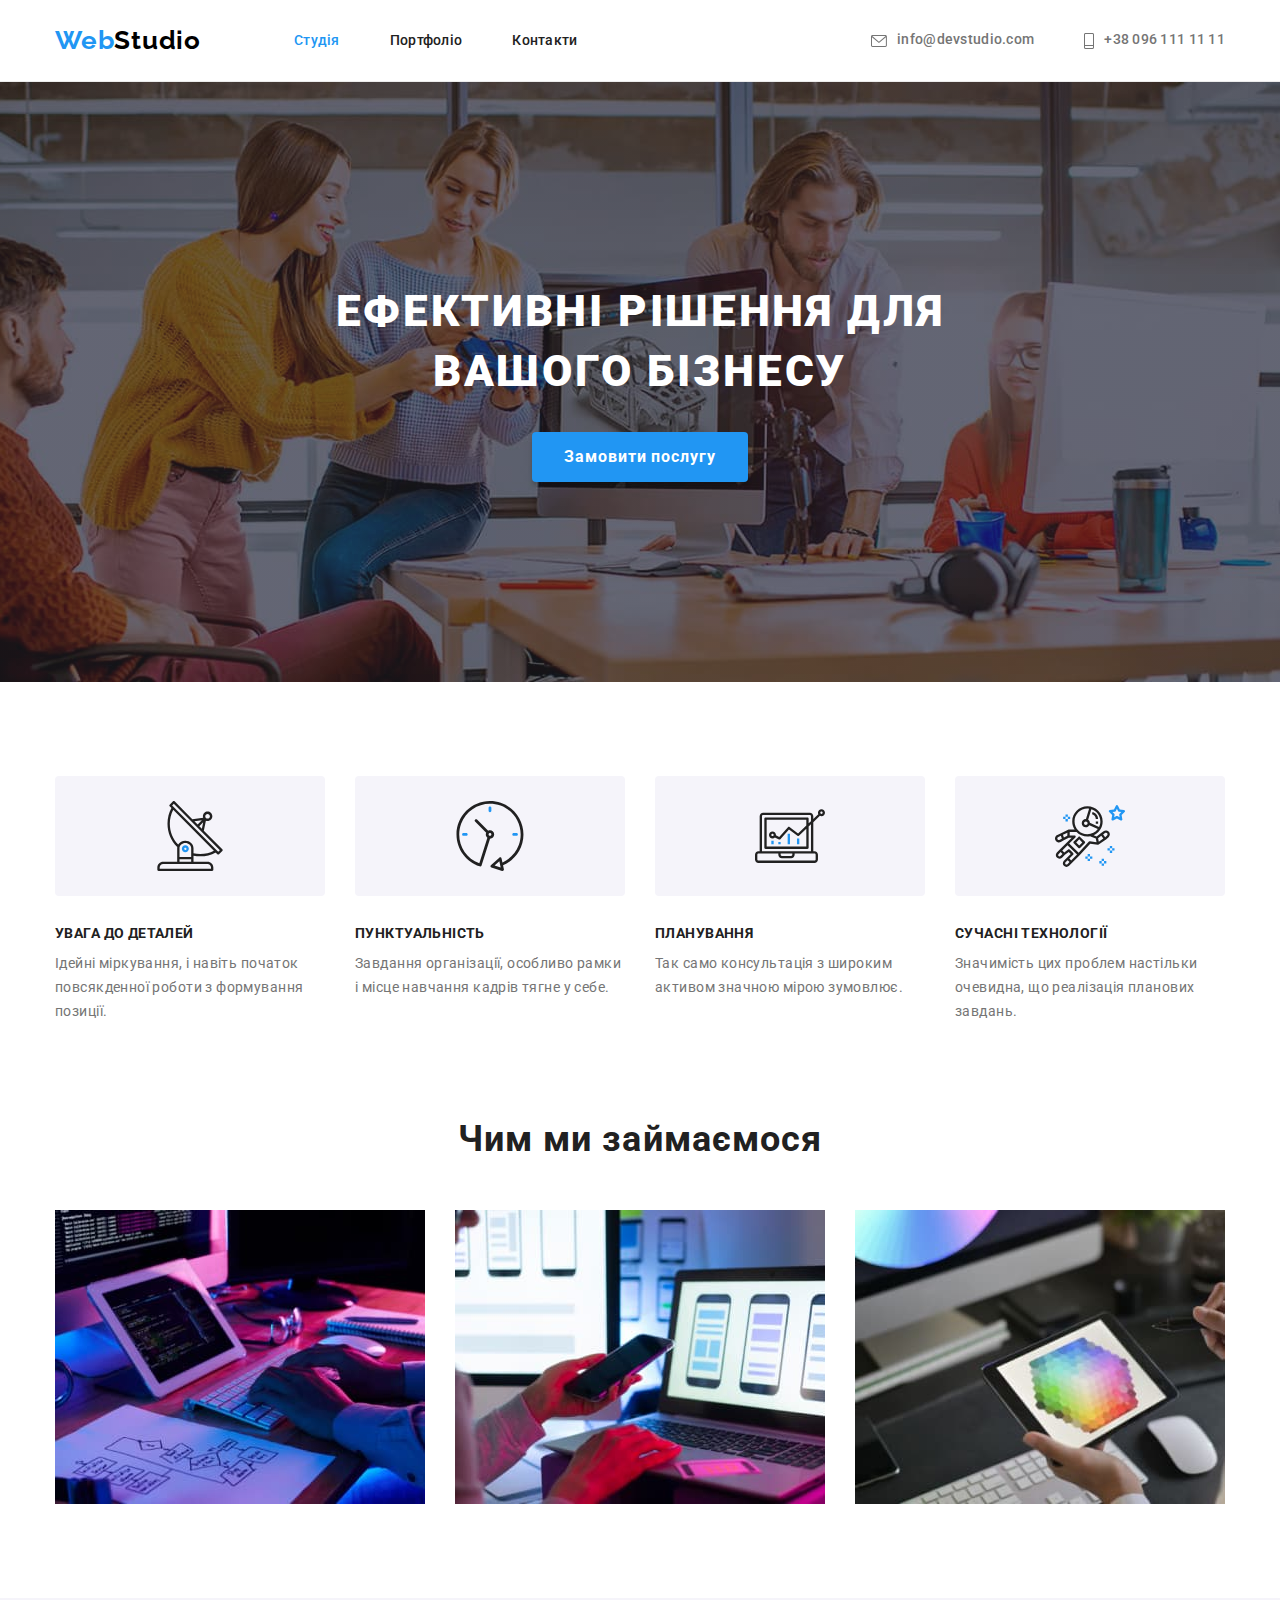
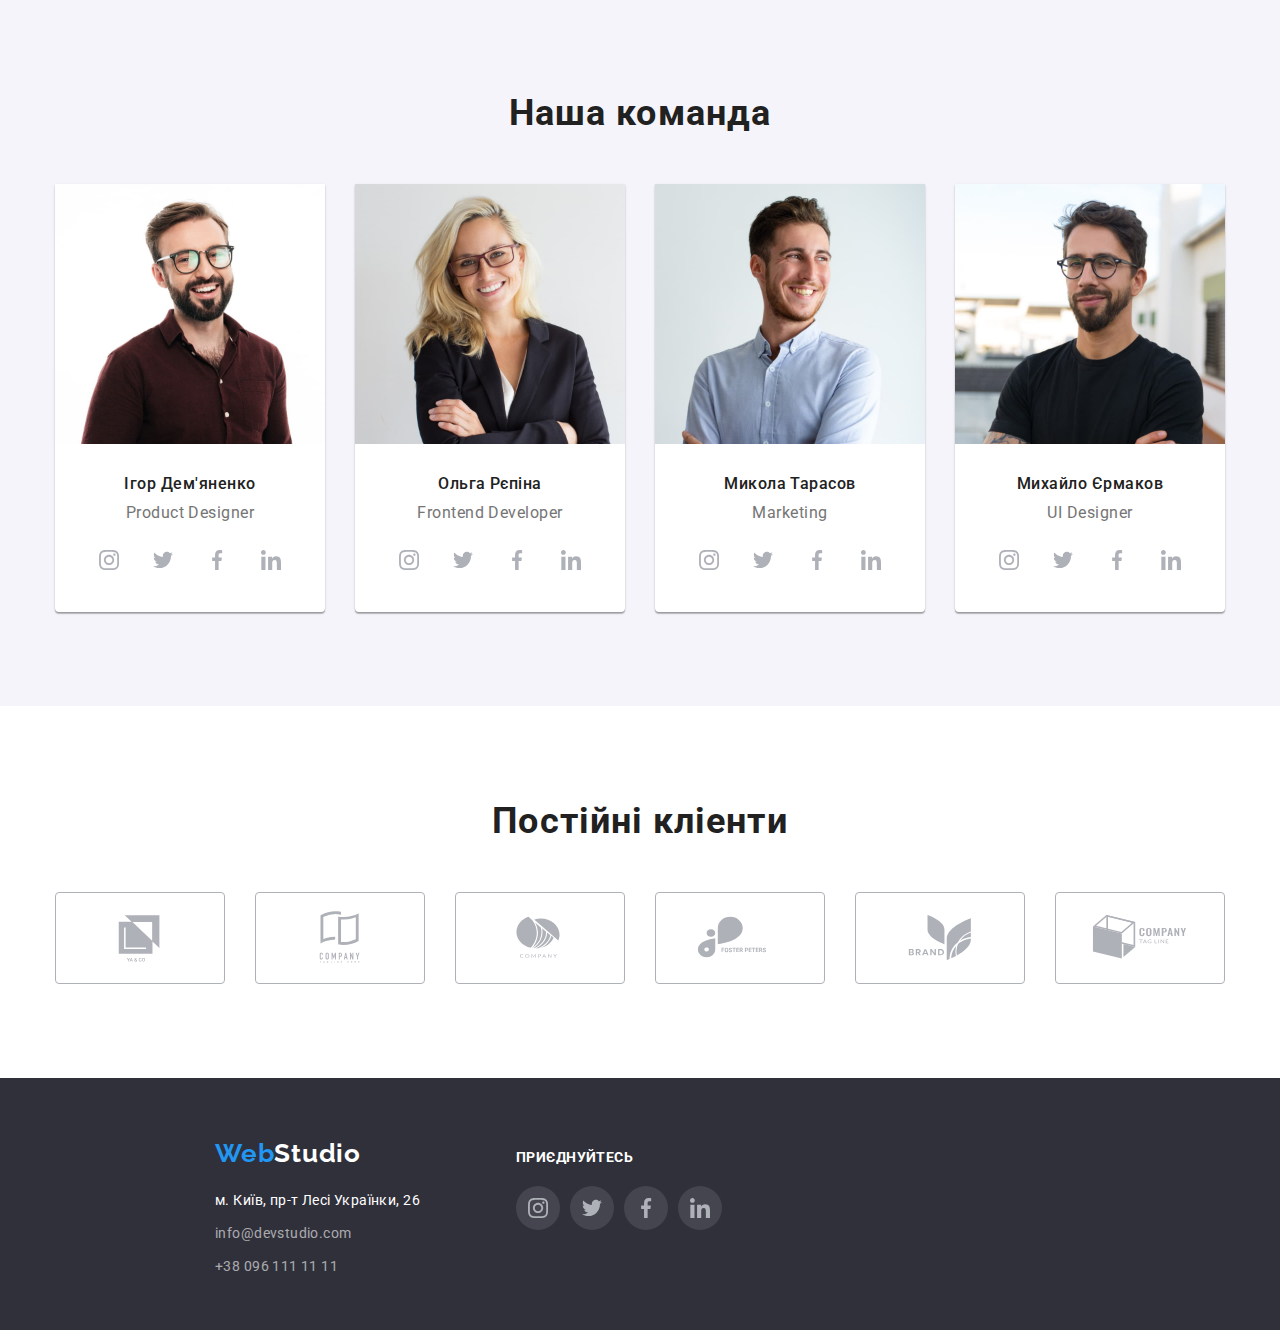
<file: index.html>
<!DOCTYPE html>
<html lang="uk">

<head>
    <meta charset="UTF-8" />
    <meta http-equiv="X-UA-Compatible" content="IE=edge" />
    <meta name="viewport" content="width=device-width, initial-scale=1.0" />
    <title>Студія</title>
    <link href="https://fonts.googleapis.com/css2?family=Raleway:wght@700&family=Roboto:wght@400;500;700;900&display=swap"
        rel="stylesheet">
    <link rel="stylesheet" href="https://cdnjs.cloudflare.com/ajax/libs/modern-normalize/1.0.0/modern-normalize.min.css"/>
    <link rel="stylesheet" href="./css/styles.css">
</head>
<body>
    <!-- шапка сайту -->
    <header class="header">
        <div class="container main-nav">
        <nav class="main-nav">
                <a class="logo" href="./index.html" lang="en"><span class="logo-accent">Web</span>Studio</a>
                <ul class="site-nav list">
                    <li class="item"><a class="link current" href="./index.html">Студія</a></li>
                    <li class="item"><a class="link" href="./portfolio.html">Портфоліо</a></li>
                    <li class="item"><a class="link" href="#">Контакти</a></li>
                </ul>
        </nav>
        <ul class="contact-nav list">
            <li class="item">
                <a class="link mail-header" href="mailto:info@devstudio.com">
                <svg class="icon-envelope" width="16" height="12"><use href="./images/sprite.svg#icon-envelope"></use></svg>info@devstudio.com</a>
            </li>
            <li class="item">
                <a class="link phone-header" href="tel:+380961111111"><svg class="icon-mobile" width="10" height="16"><use href="./images/sprite.svg#icon-mobile"></use></svg>+38 096 111 11 11</a>
            </li>
        </ul>
        </div>
    </header>

    <main>    
        <!-- перша секция - HERO -->
    <section class="hero overlay">
    <div class="container">
        <h1 class="hero-title">Ефективні рішення для вашого бізнесу</h1>
        <button type="button" class="hero-btn">Замовити послугу</button>
    </div>
    </section>
        
        <!-- першаа секція - Особливості -->
        <section class="section">
        <div class="container">
            <h2 class="visually-hidden">Особливості</h2>
            <ul class="list features">
                <li class="features-item">
                    <div class="icon-features">
                        <svg width="70" height="70">
                        <use href="./images/sprite.svg#icon-antenna"></use>
                        </svg>
                    </div>
                    <h3 class="features-title">УВАГА ДО ДЕТАЛЕЙ</h3>
                    <p class="features-text">Ідейні міркування, і навіть початок повсякденної роботи з формування позиції.</p>
                </li>
                <li class="features-item">
                    <div class="icon-features">
                        <svg width="70" height="70">
                            <use href="./images/sprite.svg#icon-clock"></use>
                        </svg>
                    </div>
                    <h3 class="features-title">ПУНКТУАЛЬНІСТЬ</h3>
                    <p class="features-text">Завдання організації, особливо рамки і місце навчання кадрів тягне у себе.</p>
                </li>
                <li class="features-item">
                    <div class="icon-features">
                        <svg width="70" height="70">
                            <use href="./images/sprite.svg#icon-diagram"></use>
                        </svg>
                    </div>
                    <h3 class="features-title">ПЛАНУВАННЯ</h3>
                    <p class="features-text">Так само консультація з широким активом значною мірою зумовлює.</p>
                </li>
                <li class="features-item">
                    <div class="icon-features">
                        <svg width="70" height="70">
                            <use href="./images/sprite.svg#icon-astronaut"></use>
                        </svg>
                    </div>
                    <h3 class="features-title">СУЧАСНІ ТЕХНОЛОГІЇ</h3>
                    <p class="features-text">Значимість цих проблем настільки очевидна, що реалізація планових завдань.</p>
                </li>
            </ul>
        </div>
        </section>
       
        <!-- друга секція - Чим займаємося -->
        <section class="section second">
        <div class="container">
        <h2 class="title main">Чим ми займаємося</h2>
            <ul class="list box">
                <li class="image">
                    <img  src="./images/box_1.jpg" alt="Managment" width="370">
                </li>
                <li>
                    <img src="./images/box_2.jpg" alt="Frontend" width="370">
                </li>
                <li>
                    <img src="./images/box_3.jpg" alt="UI design" width="370">
                </li>
            </ul> 
        </div>
        </section>
        
        <!-- третя секція - Наша команда -->
        <section class="section stuff">
         <div class="container">
           <h2 class="title main">Наша команда</h2>
            <ul class="stuff-list">
                <li class="stuff-item">
                    <img src="./images/Demyanenko.jpg" alt="Фото Ігоря Дем'яненко" width="270">
                    <div class="team-box">
                        <h3 class="stuff-name">Ігор Дем'яненко</h3>
                        <p class="stuff-position" lang="en">Product Designer</p> 
                        <ul class="social-link-list">
                            <li class="list">
                                <a href="" aria-label="Instagram" class="social-link"><svg class="icon-social-link" width="20" height="20">
                                        <use href="./images/sprite.svg#icon-instagram"></use>
                                    </svg></a>
                            </li>
                            <li class="list">
                                <a href="" aria-label="Twitter" class="social-link"><svg class="icon-social-link" width="20" height="20">
                                        <use href="./images/sprite.svg#icon-twitter"></use>
                                    </svg></a>
                            </li>
                            <li class="list">
                                <a href="" aria-label="Facebook" class="social-link"><svg class="icon-social-link" width="20" height="20">
                                        <use href="./images/sprite.svg#icon-facebook"></use>
                                    </svg></a>
                            </li>
                            <li class="list">
                                <a href="" aria-label="Linkedin" class="social-link"><svg class="icon-social-link" width="20" height="20">
                                        <use href="./images/sprite.svg#icon-linkedin"></use>
                                    </svg></a>
                            </li>
                        </ul>
                    </div>
                </li>
                <li class="stuff-item">
                    <img src="./images/Repina.jpg" alt="Фото Ольги Рєпіної" width="270">
                    <div class="team-box">
                        <h3 class="stuff-name">Ольга Рєпіна</h3>
                        <p class="stuff-position" lang="en">Frontend Developer</p>                        
                    <ul class="social-link-list">
                        <li class="list">
                            <a href="" aria-label="Instagram" class="social-link"><svg class="icon-social-link" width="20" height="20">
                                    <use href="./images/sprite.svg#icon-instagram"></use>
                                </svg></a>
                        </li>
                        <li class="list">
                            <a href="" aria-label="Twitter" class="social-link"><svg class="icon-social-link" width="20" height="20">
                                    <use href="./images/sprite.svg#icon-twitter"></use>
                                </svg></a>
                        </li>
                        <li class="list">
                            <a href="" aria-label="Facebook" class="social-link"><svg class="icon-social-link" width="20" height="20">
                                    <use href="./images/sprite.svg#icon-facebook"></use>
                                </svg></a>
                        </li>
                        <li class="list">
                            <a href="" aria-label="Linkedin" class="social-link"><svg class="icon-social-link" width="20" height="20">
                                    <use href="./images/sprite.svg#icon-linkedin"></use>
                                </svg></a>
                        </li>
                    </ul>
                </div>
                </li>
                <li class="stuff-item">
                    <img src="./images/Tarasov.jpg" alt="Фото Миколи Тарасова" width="270">
                    <div class="team-box">
                        <h3 class="stuff-name">Микола Тарасов</h3>
                        <p class="stuff-position" lang="en">Marketing</p>
                    <ul class="social-link-list">
                        <li class="list">
                            <a href="" aria-label="Instagram" class="social-link"><svg class="icon-social-link" width="20" height="20">
                                    <use href="./images/sprite.svg#icon-instagram"></use>
                                </svg></a>
                        </li>
                        <li class="list">
                            <a href="" aria-label="Twitter" class="social-link"><svg class="icon-social-link" width="20" height="20">
                                    <use href="./images/sprite.svg#icon-twitter"></use>
                                </svg></a>
                        </li>
                        <li class="list">
                            <a href="" aria-label="Facebook" class="social-link"><svg class="icon-social-link" width="20" height="20">
                                    <use href="./images/sprite.svg#icon-facebook"></use>
                                </svg></a>
                        </li>
                        <li class="list">
                            <a href="" aria-label="Linkedin" class="social-link"><svg class="icon-social-link" width="20" height="20">
                                    <use href="./images/sprite.svg#icon-linkedin"></use>
                                </svg></a>
                        </li>
                    </ul>
                    </div>
                </li>
                <li class="stuff-item">
                    <img src="./images/Ermakov.jpg" alt="фото Михайла Єрмакова" width="270">
                    <div class="team-box">
                        <h3 class="stuff-name">Михайло Єрмаков</h3>
                        <p class="stuff-position" lang="en">UI Designer</p>
                    <ul class="social-link-list">
                        <li class="social-link-items list">
                            <a href="" aria-label="Instagram" class="social-link"><svg class="icon-social-link" width="20" height="20">
                                    <use href="./images/sprite.svg#icon-instagram"></use>
                                </svg></a>
                        </li>
                        <li class="list">
                            <a href="" aria-label="Twitter" class="social-link"><svg class="icon-social-link" width="20" height="20">
                                    <use href="./images/sprite.svg#icon-twitter"></use>
                                </svg></a>
                        </li>
                        <li class="list">
                            <a href="" aria-label="Facebook" class="social-link"><svg class="icon-social-link" width="20" height="20">
                                    <use href="./images/sprite.svg#icon-facebook"></use>
                                </svg></a>
                        </li>
                        <li class="list">
                            <a href="" aria-label="Linkedin" class="social-link"><svg class="icon-social-link" width="20" height="20">
                                    <use href="./images/sprite.svg#icon-linkedin"></use>
                                </svg></a>
                        </li>
                    </ul>
                    </div>
                </li>
            </ul>
        </div>
        </section>
        <!-- четверта секція - Постійні кліенти -->
        <section class="section">
            <div class="container">
                <h2 class="title main">Постійні кліенти</h2>
                <ul class="clients-list">
                    <li class="list">
                        <a href="" class="clients-link"><svg class="icon-client">
                            <use href="./images/sprite.svg#icon-client1"></use>
                        </svg></a>
                    </li>
                    <li class="list">
                        <a href="" class="clients-link"><svg class="icon-client">
                            <use href="./images/sprite.svg#icon-client2"></use>
                        </svg></a>
                    </li>
                    <li class="list">
                        <a href="" class="clients-link"><svg class="icon-client">
                            <use href="./images/sprite.svg#icon-client3"></use>
                        </svg></a>
                    </li>
                    <li class="list">
                        <a href="" class="clients-link"><svg class="icon-client">
                            <use href="./images/sprite.svg#icon-client4"></use>
                        </svg></a>
                    </li>
                    <li class="list">
                         <a href="" class="clients-link"><svg class="icon-client">
                            <use href="./images/sprite.svg#icon-client5"></use>
                        </svg></a>
                    </li>
                    <li class="list">
                         <a href="" class="clients-link"><svg class="icon-client">
                            <use href="./images/sprite.svg#icon-client6"></use>
                        </svg></a>
                    </li>
                </ul>

            </div>
        </section>
    </main>
   
    <!-- підвал -->
<footer>
<div class="container">
        <div class="container-address">
        <a class="footer-logo" href="./index.html" lang="en"><span class="footer-accent">Web</span>Studio</a>
        <address class="footer-address">
            <ul class="list">
                <li class="address"><a class="address-link" href="https://goo.gl/maps/dvsHGnvY2BBrPFE57" target="_blank" rel="noopener norefferer nofollw">м.
                        Київ, пр-т Лесі Українки, 26</a></li>
                <li class="address"><a class="mail-link" href="mailto:info@devstudio.com" lang="en">info@devstudio.com</a></li>
                <li class="address"><a class="phone-link" href="tel:+380961111111">+38 096 111 11 11</a></li>
            </ul>
        </address>
    </div>
    <div class="container-social">
        <p class="social-title">приєднуйтесь</p>
        <ul class="social-link-list">
            <li class="list">
                <a href="" aria-label="Instagram" class="social-link"><svg class="icon-social-link" width="20" height="20">
                        <use href="./images/sprite.svg#icon-instagram"></use>
                    </svg></a>
            </li>
            <li class="list">
                <a href="" aria-label="Twitter" class="social-link"><svg class="icon-social-link" width="20" height="20">
                        <use href="./images/sprite.svg#icon-twitter"></use>
                    </svg></a>
            </li>
            <li class="list">
                <a href="" aria-label="Facebook" class="social-link"><svg class="icon-social-link" width="20" height="20">
                        <use href="./images/sprite.svg#icon-facebook"></use>
                    </svg></a>
            </li>
            <li class="list">
                <a href="" aria-label="Linkedin" class="social-link"><svg class="icon-social-link" width="20" height="20">
                        <use href="./images/sprite.svg#icon-linkedin"></use>
                    </svg></a>
            </li>
        </ul>
    </div>
</div>
</footer>
</body>
</html>
</file>
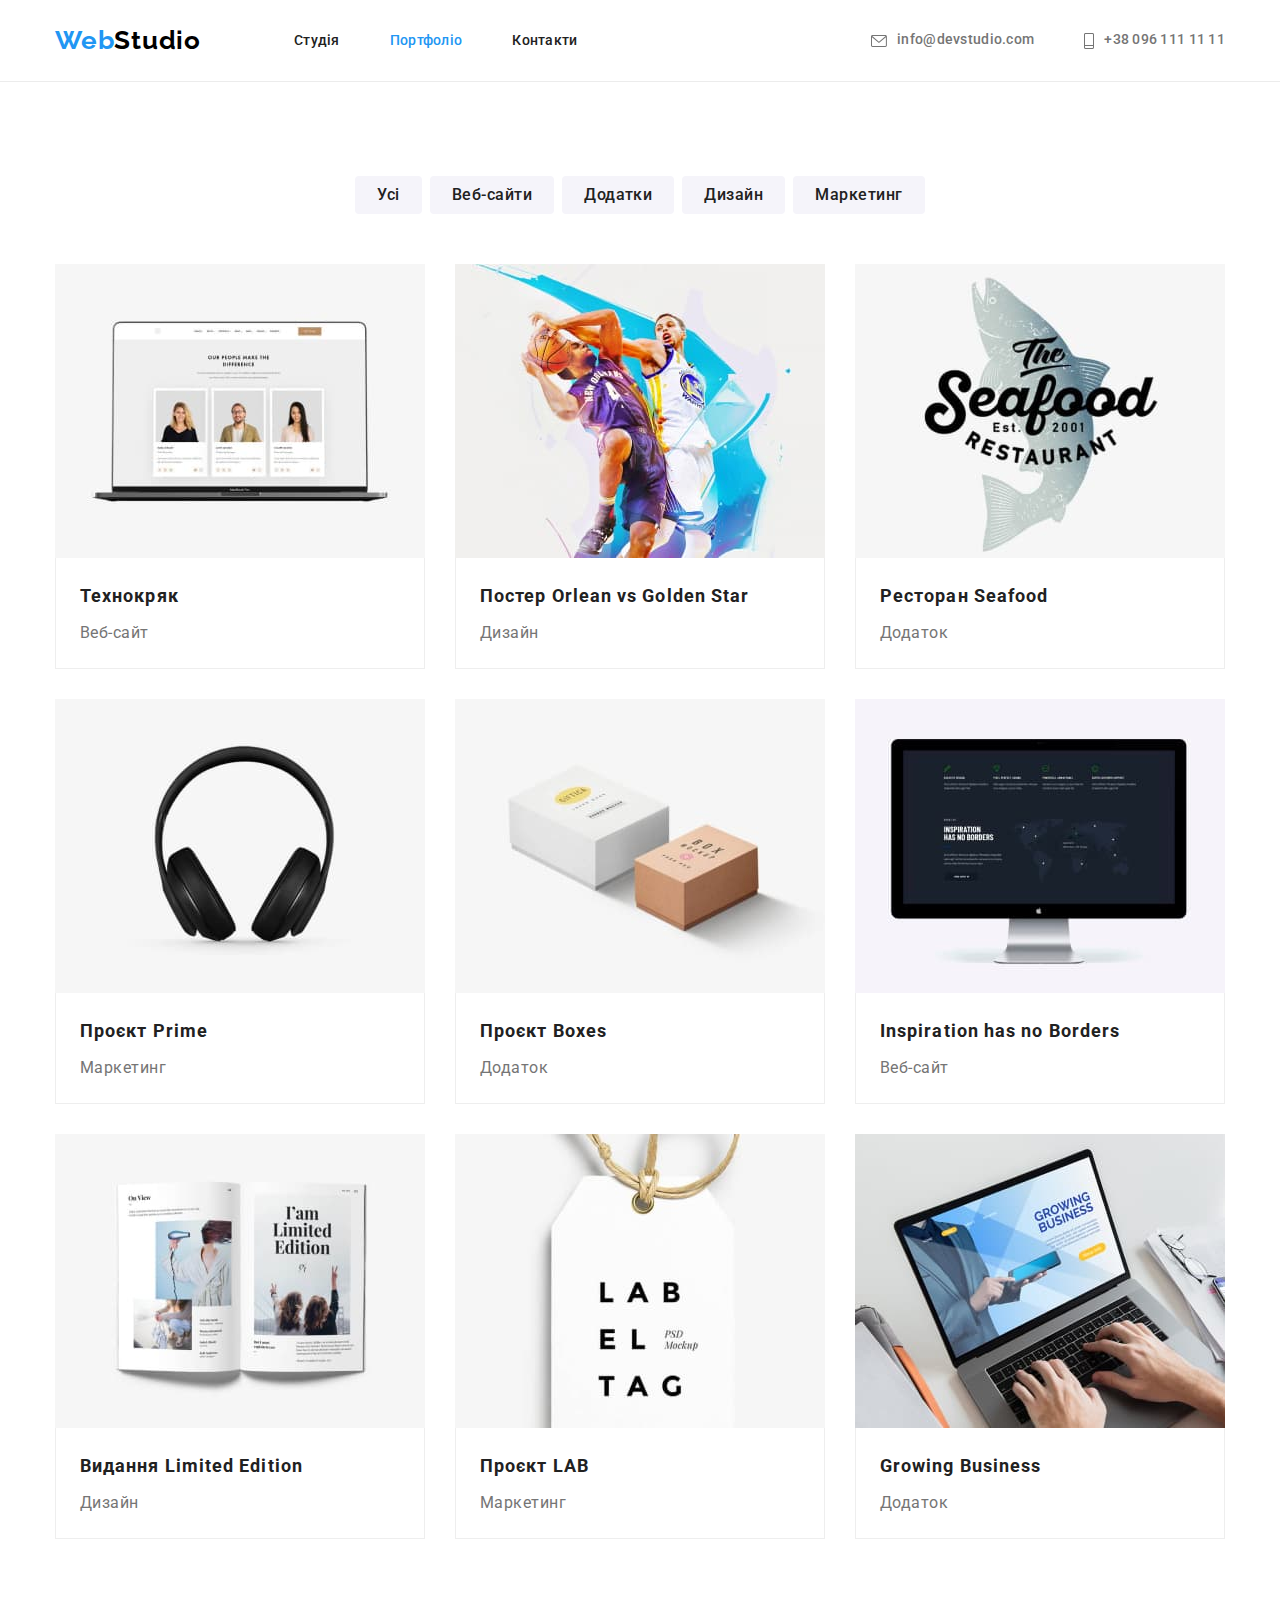
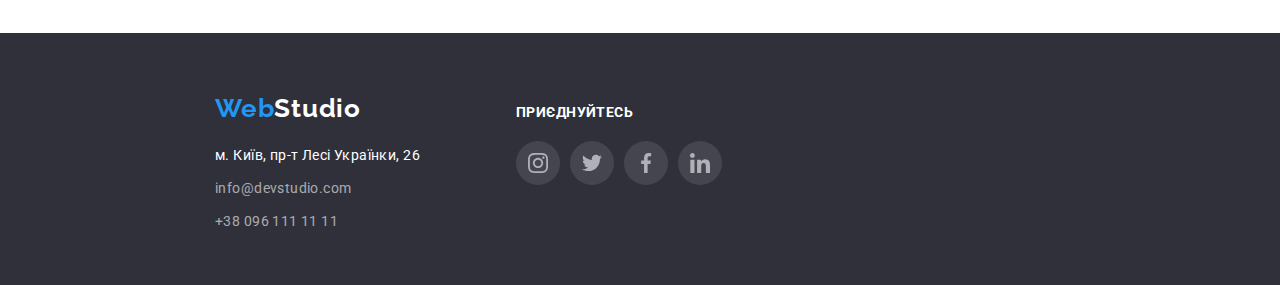
<file: portfolio.html>
<!DOCTYPE html>
<html lang="uk">
<head>
    <meta charset="UTF-8">
    <meta http-equiv="X-UA-Compatible" content="IE=edge">
    <meta name="viewport" content="width=device-width, initial-scale=1.0">
    <title>Портфоліо</title>
    <link href="https://fonts.googleapis.com/css2?family=Raleway:wght@700&family=Roboto:wght@400;500;700;900&display=swap"
        rel="stylesheet">
    <link rel="stylesheet" href="https://cdnjs.cloudflare.com/ajax/libs/modern-normalize/1.0.0/modern-normalize.min.css"/>
    <link rel="stylesheet" href="./css/styles.css">
</head>
<body>
<!-- шапка сайту -->
    <header class="header">
        <div class="container main-nav">
            <nav class="main-nav">
                <a class="logo" href="./index.html" lang="en"><span class="logo-accent">Web</span>Studio</a>
                <ul class="site-nav list">
                    <li class="item"><a class="link" href="./index.html">Студія</a></li>
                    <li class="item"><a class="link current" href="./portfolio.html">Портфоліо</a></li>
                    <li class="item"><a class="link" href="#">Контакти</a></li>
                </ul>
            </nav>
            <ul class="contact-nav list">
                <li class="item">
                    <a class="link mail-header" href="mailto:info@devstudio.com">
                        <svg class="icon-envelope" width="16" height="12">
                            <use href="./images/sprite.svg#icon-envelope"></use>
                        </svg>info@devstudio.com</a>
                </li>
                <li class="item">
                    <a class="link phone-header" href="tel:+380961111111"><svg class="icon-mobile" width="10" height="16">
                            <use href="./images/sprite.svg#icon-mobile"></use>
                        </svg>+38 096 111 11 11</a>
                </li>
            </ul>
        </div>
    </header>

<main>
<!-- Секція портфоліо -->

    <!-- перша секция - кнопки - портфоліо-->
<section class="section">
<div class="container">
    <h1 class="visually-hidden">Портфоліо</h1>
    <ul class="list portfolio">
        <li class="filter-item"><button class="button" type="button">Усі</button></li>
        <li class="filter-item"><button class="button" type="button">Веб-сайти</button></li>
        <li class="filter-item"><button class="button" type="button">Додатки</button></li>
        <li class="filter-item"><button class="button" type="button">Дизайн</button></li>
        <li class="filter-item"><button class="button" type="button">Маркетинг</button></li>
    </ul>
    <ul class="card list">
        <li class="poster">
            <img class="poster-img" src="./images/technocryak.jpg" alt="Сайт Технокряк" width="370">
            <div class="poster-content">
                <h3 class="poster-title">Технокряк</h3>
                <p class="poster-descr">Веб-сайт</p>
            </div>
        </li>
        <li class="poster">
            <img src="./images/poster.jpg" alt="Дизайн Постер" width="370">
            <div class="poster-content">
                <h3 class="poster-title">Постер <span lang="en"> Orlean vs Golden Star</span></h3>
                <p class="poster-descr">Дизайн</p>
            </div>
        </li>
        <li class="poster">
            <img src="./images/seafood.jpg" alt="Додаток Ресторан" width="370">
            <div class="poster-content">
                <h3 class="poster-title">Ресторан <span lang="en">Seafood</span></h3>
                <p class="poster-descr">Додаток</p>
            </div>
        </li>
        <li class="poster">
            <img src="./images/prime.jpg" alt="Проект Прайм" width="370">
            <div class="poster-content">
                <h3 class="poster-title">Проєкт <span lang="en">Prime</span></h3>
                <p class="poster-descr">Маркетинг</p>
            </div>
        </li>
        <li class="poster">
            <img src="./images/boxes.jpg" alt="Додаток Коробки" width="370">
            <div class="poster-content">
                <h3 class="poster-title">Проєкт <span lang="en">Boxes</span></h3>
                <p class="poster-descr">Додаток</p>
            </div>
        </li>
        <li class="poster">
            <img src="./images/inspiration.jpg" alt="Сайт Натхнення" width="370">
            <div class="poster-content">
                <h3 class="poster-title" lang="en">Inspiration has no Borders</h3>
                <p class="poster-descr">Веб-сайт</p>
            </div>
        </li>
        <li class="poster">
            <img src="./images/book.jpg" alt="Дизайн Видання" width="370">
            <div class="poster-content">
                <h3 class="poster-title">Видання <span lang="en">Limited Edition</span></h3>
                <p class="poster-descr">Дизайн</p>
            </div>
        </li>
        <li class="poster">
            <img src="./images/lab.jpg" alt="Проект Лаб" width="370">
            <div class="poster-content">
                <h3 class="poster-title">Проєкт <span lang="en">LAB</span></h3>
                <p class="poster-descr">Маркетинг</p>
            </div>
        </li>
        <li class="poster">
            <img src="./images/business.jpg" alt="Додаток Бізнес" width="370">
            <div class="poster-content">
                <h3 class="poster-title" lang="en">Growing Business</h3>
                <p class="poster-descr">Додаток</p>
            </div>
        </li>
    </ul>
</div>
</section>
</main>

<!-- підвал -->
<footer>
    <div class="container">
        <div class="container-address">
            <a class="footer-logo" href="./index.html" lang="en"><span class="footer-accent">Web</span>Studio</a>
            <address class="footer-address">
                <ul class="list">
                    <li class="address"><a class="address-link" href="https://goo.gl/maps/dvsHGnvY2BBrPFE57"
                            target="_blank" rel="noopener norefferer nofollw">м.
                            Київ, пр-т Лесі Українки, 26</a></li>
                    <li class="address"><a class="mail-link" href="mailto:info@devstudio.com"
                            lang="en">info@devstudio.com</a></li>
                    <li class="address"><a class="phone-link" href="tel:+380961111111">+38 096 111 11 11</a></li>
                </ul>
            </address>
        </div>
        <div class="container-social">
            <p class="social-title">приєднуйтесь</p>
            <ul class="social-link-list">
                <li class="list">
                    <a href="" aria-label="Instagram" class="social-link"><svg class="icon-social-link" width="20"
                            height="20">
                            <use href="./images/sprite.svg#icon-instagram"></use>
                        </svg></a>
                </li>
                <li class="list">
                    <a href="" aria-label="Twitter" class="social-link"><svg class="icon-social-link" width="20"
                            height="20">
                            <use href="./images/sprite.svg#icon-twitter"></use>
                        </svg></a>
                </li>
                <li class="list">
                    <a href="" aria-label="Facebook" class="social-link"><svg class="icon-social-link" width="20"
                            height="20">
                            <use href="./images/sprite.svg#icon-facebook"></use>
                        </svg></a>
                </li>
                <li class="list">
                    <a href="" aria-label="Linkedin" class="social-link"><svg class="icon-social-link" width="20"
                            height="20">
                            <use href="./images/sprite.svg#icon-linkedin"></use>
                        </svg></a>
                </li>
            </ul>
        </div>
    </div>
</footer>
</body>
</html>
</file>
<file: css/styles.css>
/* цвет текст абзацев #757575 */
/* основной background: #FFFFFF */
/* цвет текст заголовка H2 #212121 */
/* текст навигации по сайту
        основной #212121;
        ховер #2196F3 */
/* цвет лого
        основной #000000);
        акцент #2196F3 */
/* цвет контактов
        основной #757575;
        ховер #2196F3 */
/* цвет подложки HERO #2F303A */
/* цвет подложки кнопки blue  #2196F3;*/
/* цвет белый  #FFFFFF */
/* цвет адреса  #FFFFFF */
/* контакты в футере rgba(255, 255, 255, 0.6); */
/* background третьей секции: #F5F4FA */
/* Ovelay HERO!!!!!!!!! rgba(47, 48, 58, 0.4) */
/* Clients BGC #AFB1B8 */


/* Портфолио */
/* фильтр-кнопка:
    неактивная кнопка #F5F4FA;
    неактивная текст ##212121;
    активная №2196F3;
    активная текст #FFFFFF */
/* постер: 
     текст заголовка #212121; 
     текст параграфа #757575;
     */
/* основной стиль */
html{
    box-sizing: border-box;
}
:root {
    --basic-color: #757575;
    --basic-white: #FFF;
    --logo-color: #000;
    --accent-color: #2196F3;
    --header-link: #212121;
    --hero-background: #2F303A;
    --section-background: #F5F4FA;
    --footer-contacts: rgba(255, 255, 255, 0.6);
    --btn-hover: #188CE8;
    --hero-overlay: rgba(47, 48, 58, 0.4);
    --client-bgnc: #AFB1B8;
}
/* ----------------------Студія----------------------  */

/* Утилиты */
*,
*::before,
*::after {
    box-sizing: border-box;
}

p,
h1,
h2,
h3,
h4,
h5,
h6 {
    margin: 0;
}

ul,
ol {
    margin: 0;
    padding-left: 0;
    list-style: none;
}

button {
    cursor: pointer;
    font-family: inherit;
}

address {
    font-style: normal;
}

a {
    text-decoration: none;
}

img {
    display: block;
}
body {
    font-family: 'Roboto', sans-serif;
    color: var(--basic-color);
    background-color: var(--basic-white);
}

.container{
    width: 1200px;
    margin-left: auto;
    margin-right: auto;
    padding-left: 15px;
    padding-right: 15px;
}


/* Стилізация шапки */
.hdr {
    border-bottom: 1px solid #ECECEC;
}

/* стиль логотипа */
.logo {
    display: block;
    padding-top: 25px;
    padding-bottom: 25px;
    margin-right: 93px;
        
    font-family: 'Raleway', sans-serif;
    font-weight: 700;
    font-size: 26px;
    line-height: 1.2;
    letter-spacing: 0.03em;
    color: var(--logo-color);
    text-decoration: none;
}

.logo-accent {
    color: var(--accent-color);
    text-decoration: none;
}

/* стиль навигації по сайту */

.link {
    color: var(--header-link);
    text-decoration: none;
    font-weight: 500;
    font-size: 14px;
    line-height: 1.1;
    letter-spacing: 0.02em;
}
 .main-nav {
     display: flex;
     align-items: center;
    }

.site-nav {
    display:flex;
}
.site-nav .link{
    display: block;
    padding-top: 32px;
    padding-bottom: 32px;
}
.site-nav .item:not(:last-child){
    margin-right: 50px;
}
.site-nav .link:hover, .site-nav .link:focus, .site-nav .link:active {
    color: var(--accent-color);
    text-shadow: 0px 4px 4px rgba(0, 0, 0, 0.25);
}
.current {
    color: var(--accent-color);
}

/* Стилизация контактов в шапке */
.header{
    border-bottom: 1px solid #ECECEC;
}
.contact-nav {
    display: flex;
    margin-left: auto;
}

.contact-nav .item:not(:last-child) {
    margin-right: 50px;
}
.contact-nav .item {
        align-items: center;}

.contact-nav .link {
    display: block;

    padding-top: 32px;
    padding-bottom: 32px;

    color: var(--basic-color);
   
    text-decoration: none;
    font-weight: 500;
    font-size: 14px;
    line-height: 1.1;
    letter-spacing: 0.02em;
}

.contact-nav .link:hover {
    color: var(--accent-color);
}

.contact-nav .link:focus {
    color: var(--accent-color);
}

/* } */
/* ---Icons--- */
.icon-envelope{
    fill: currentColor;
    margin-right: 10px;
    vertical-align: middle;
}
.icon-mobile{
    fill: currentColor;
    margin-right: 10px;
    vertical-align: middle;
}

/* Cтилізація секції HERO */
.hero .container {
    width: 696px;
}
.hero {
    padding-top: 200px;
    padding-bottom: 200px;
    background-color: var(--hero-background);
    text-align: center;
}
.overlay{
    max-width: 1600px;
    height: 600px;
    margin-left: auto;
    margin-right: auto;
    background-color: #757575;
    background-image: linear-gradient(to right, var(--hero-overlay),var(--hero-overlay)), url('../images/hero-image.jpg');
    background-repeat: no-repeat;
    background-position: center;
    background-size: cover;
}
.hero-title {
    margin-bottom: 30px;
    color: var(--basic-white);
    font-weight: 900;
    font-size: 44px;
    line-height: 1.36;
    letter-spacing: 0.06em;
    text-transform: uppercase;
}

.hero-btn {
    padding: 10px 32px;
    
    color: var(--basic-white);
    background-color: var(--accent-color);
    
    font-family: inherit;
    font-weight: 700;
    font-size: 16px;
    line-height: 1.88;
    letter-spacing: 0.06em;
    
    box-shadow: 0px 4px 4px rgba(0, 0, 0, 0.15);
    border-style: none;
    border-radius: 4px;
    cursor: pointer;
}

.hero-btn:hover, .hero-btn:focus {
    background-color: var(--btn-hover);
}

/* Cтилізація секції Особливості */
.section {
    padding-top: 94px;
    padding-bottom: 94px;
}
.visually-hidden {
    position: absolute;
    width: 1px;
    height: 1px;
    margin: -1px;
    border: 0;
    padding: 0;
    white-space: nowrap;
    clip-path: inset(100%);
    clip: rect(0 0 0 0);
    overflow: hidden;
}
.list.features{
    display:flex;
    gap: 30px;
}
.features-item{
     flex-basis: calc((100% - 90px) / 4);   
}

.icon-features{
    width: 270px;
    height: 120px;
    display: flex;
    justify-content: center;
    align-items: center;
    margin-bottom: 30px;
    background-color: #F5F4FA;
    border-radius: 4px;
}

.features-title {
    margin-bottom: 10px;
    color: var(--header-link);
    font-weight: 700;
    font-size: 14px;
    line-height: 1.14;
    letter-spacing: 0.03em;
    text-transform: uppercase;
}

.features-text {
    margin-bottom: 0;
    font-size: 14px;
    line-height: 1.7;
    letter-spacing: 0.03em;
}

/*Стилізація секції Чим займаємося  */
.section.second {
    padding-top:0;
}
.title {
    margin-bottom: 50px;

    font-size: 36px;
    line-height: 1.17;
    letter-spacing: 0.03em;

    text-align: center;
}
.main.title {
    color: var(--header-link);
    font-weight: 700;
}
.list.box{
    display:flex;
    font-size: 0;
    gap: 30px;
}

/* Стилізація секції Наша команда */
.section.stuff {
    background-color: var(--section-background);
}
.stuff-list{
    display:flex;
    justify-content: center;
}
.stuff-item {
    font-size: 0;
    background: var(--basic-white);
    box-shadow: 0px 1px 3px rgba(0, 0, 0, 0.12), 0px 1px 1px rgba(0, 0, 0, 0.14), 0px 2px 1px rgba(0, 0, 0, 0.2);
    border-radius: 0px 0px 4px 4px;
}
.stuff-item:not(:last-child) {
    margin-right: 30px;
}

.stuff-name {
    margin-bottom: 10px;

    color: var(--header-link);
    font-weight: 500;
    font-size: 16px;
    line-height: 1.19;
    letter-spacing: 0.03em;
    text-align: center;
}
.stuff-position {
    margin: 0;
    color: var(--basic-color);
    font-size: 16px;
    line-height: 1.19;
    letter-spacing: 0.03em;
    text-align: center;
    margin-bottom: 16px;
}
.team-box{
    padding: 30px 32px;
}
/* посилання на соціальні мережі */
.social-link-list {
    display: flex;
    gap:10px;
    /* justify-content: center; */
}

.social-link{
    width: 44px;
    height: 44px;
    display: inline-flex;
    align-items: center;
    justify-content: center;
    border: none;
    border-radius: 50%;   
    color: #AFB1B8;
    background-color: transparent;
}

.icon-social-link{
    fill: currentColor;
}

.social-link:hover,
.social-link:focus {
    background-color: var(--accent-color);
    color: #fff;
}

/* Постійні кліенти */
.clients-list{
    display: flex;
    gap: 30px;
}
.clients-link {
    display: flex;
    width: 170px;
    height: 92px;
    color: #AFB1B8;
    border: 1px solid #AFB1B8;
    border-radius: 4px;
    display: flex;
    justify-content: center;
    align-items: center;
}
.icon-client{
    width: 106px;
    height: 60px;
    fill: currentColor;
}
.clients-link:hover, .clients-link:focus{
    color: var(--accent-color);
    border-color: var(--accent-color);
}
.icon-client:hover, .icon-client:focus {
    fill: currentColor;
}

/*------ Стилізація Footer ------*/
footer{
        width: 1600px;
        height: 252px;
        margin: 0 auto;
        background-color: var(--hero-background);   
        padding-top: 60px;
        padding-bottom: 60px;
    }
footer .container{
        display: flex;
        align-items: baseline;}

.container-address{
margin-right: 70px;
width: 231px;
height: 132px;
}
.footer-logo,
.footer-accent {
    font-family: 'Raleway';
    font-weight: 700;
    font-size: 26px;
    line-height: 31px;
    letter-spacing: 0.03em;
    text-decoration: none;
}
.footer-logo {   
    color: var(--basic-white);    
}
.footer-accent {
    color: var(--accent-color);
}
.footer-address {
    font-style: normal;
    margin-top:20px;
}

.address:not(:last-child){
    margin-bottom: 9px;
}
.address-link,
.mail-link,
.phone-link {
    text-decoration: none;
    font-weight: 400;
    font-size: 14px;
    line-height: 1.71;
    letter-spacing: 0.03em;
}

.address-link {
    color: var(--basic-white);
}

.mail-link,
.phone-link {
    color: var(--footer-contacts);
}

.address-link:hover,
.mail-link:hover,
.phone-link:hover {
    color: var(--accent-color);
    text-shadow: 0px 4px 4px rgba(0, 0, 0, 0.25);
}

.address-link:focus,
.mail-link:focus,
.phone-link:focus {
    color: var(--accent-color);
    text-shadow: 0px 4px 4px rgba(0, 0, 0, 0.25);
}
/* соціальні мережі у футері */
.container .social {
    width: 206px;
    margin-left: auto;
    margin-right: auto;
    padding-left: 15px;
    padding-right: 15px;
}
.social-title {
    text-transform: uppercase;
    font-family: 'Roboto';
    font-style: normal;
    font-weight: 700;
    font-size: 14px;
    line-height: 1.14;
    letter-spacing: 0.03em;
    text-transform: uppercase;
    color: #FFFFFF;
    margin-bottom: 20px;
}
.social-link { background-color: rgba(255, 255, 255, 0.1);}

/* ---------------------Портфоліо-------------------------- */
/* Головна секція */

.list.portfolio{
    display: flex;
    margin-bottom: 50px;
    justify-content:center;
    gap: 8px;
}

.button{
    padding: 6px 22px;

    color: var(--header-link);
    background-color: var(--section-background);
    
    font-family: inherit;
    font-weight: 500;
    font-size: 16px;
    line-height: 1.62;
    letter-spacing: 0.03em;
    
    border: 1px solid transparent;
    border-style: none;
    border-radius: 4px;

    cursor: pointer;
}
.button:focus, .button:hover, .button:active {
    color: var(--basic-white);
    background-color: var(--accent-color);
    box-shadow: 0px 4px 4px rgba(0, 0, 0, 0.25);
   }
   /* ---- Posters ---- */

.card.list{
    display: flex;
    flex-wrap: wrap;
    gap: 30px;
}
.poster {
    width: 370px;
} 
.poster:hover,
.poster:focus {
    box-shadow: 0px 4px 4px rgba(0, 0, 0, 0.25);
}
.poster img{
    display: block;
    width: 100%;
    height: auto;
}

.poster-content {  
    margin: 0;
    padding: 20px 24px;
    border-left: 1px solid #EEEEEE;
    border-right: 1px solid #EEEEEE;
    border-bottom: 1px solid #EEEEEE;
}
.poster-title {
    margin-bottom: 4px;
    color: var(--header-link);
    font-weight: 700;
    font-size: 18px;
    line-height: 2;
    letter-spacing: 0.06em;
}
.poster-descr {
    margin: 0;
    color: var(--basic-color);
    font-size: 16px;
    line-height: 1.88;
    letter-spacing: 0.03em;
}
</file>
